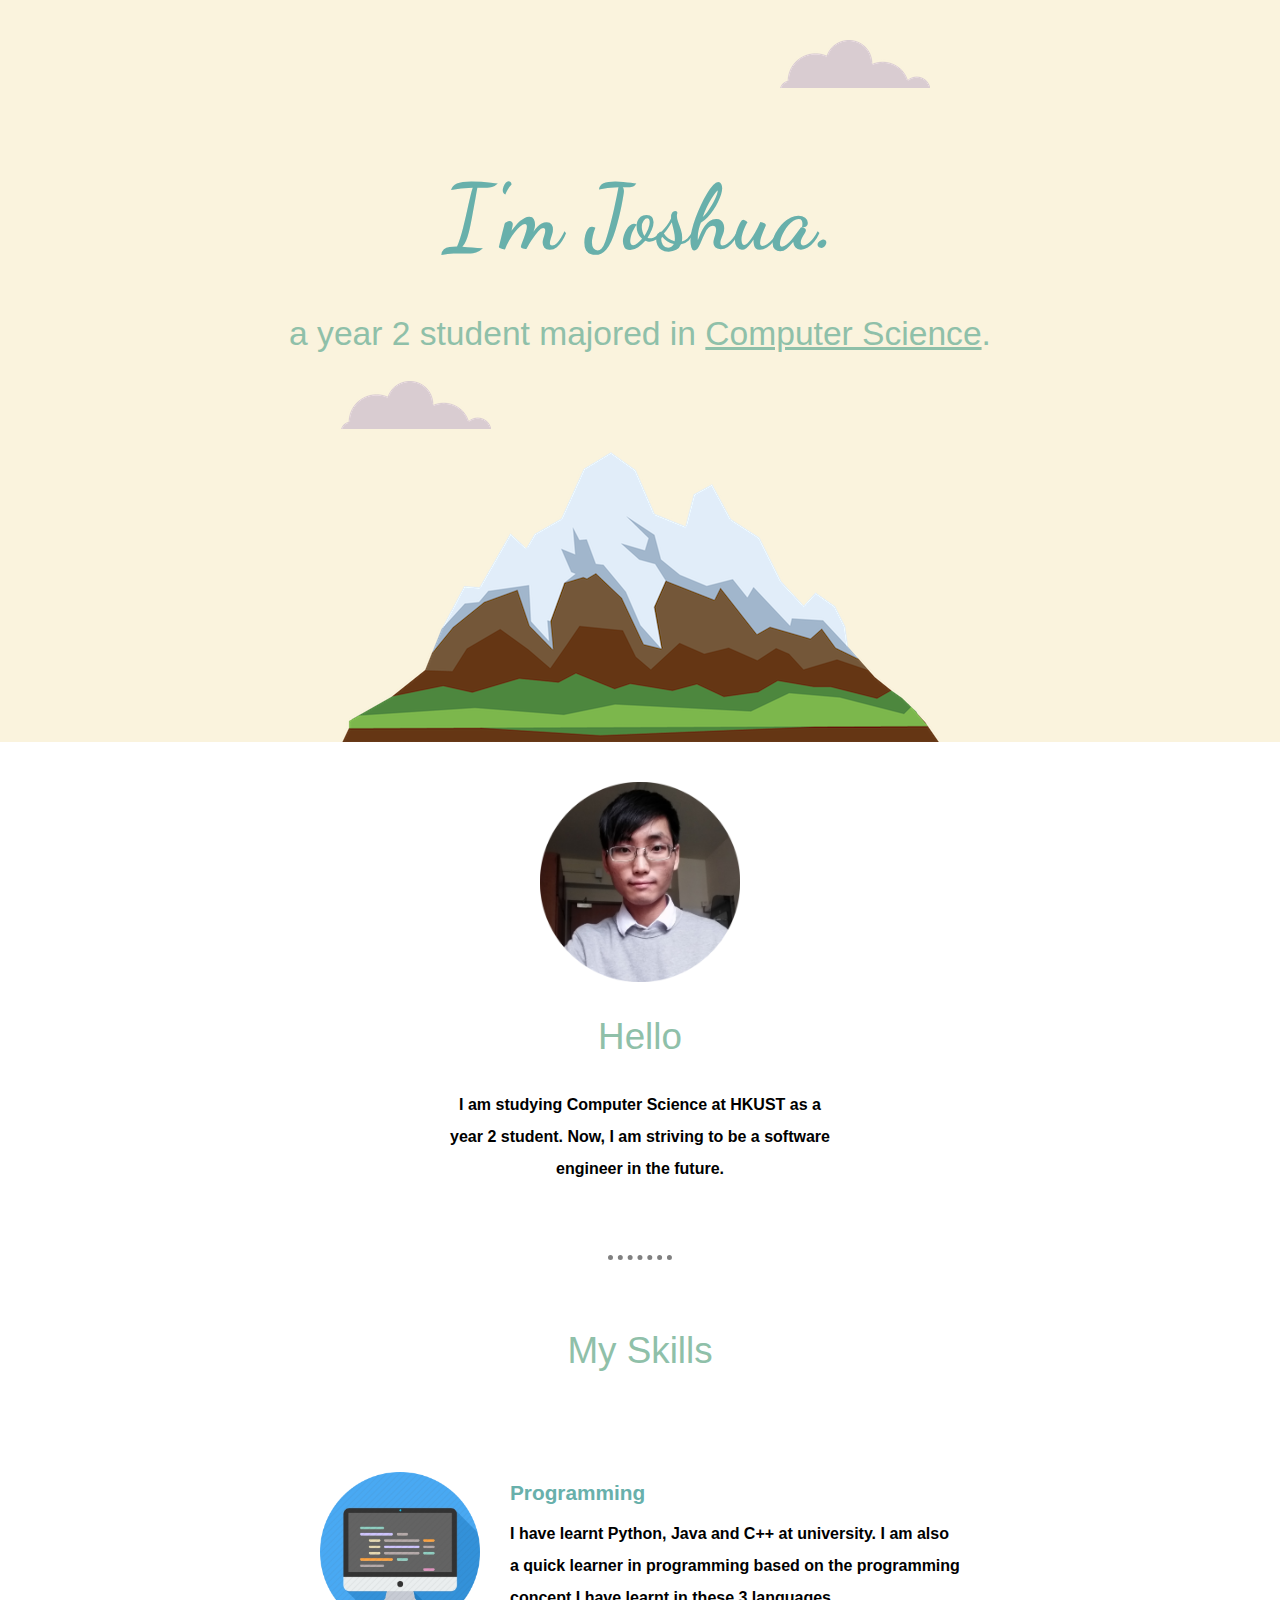
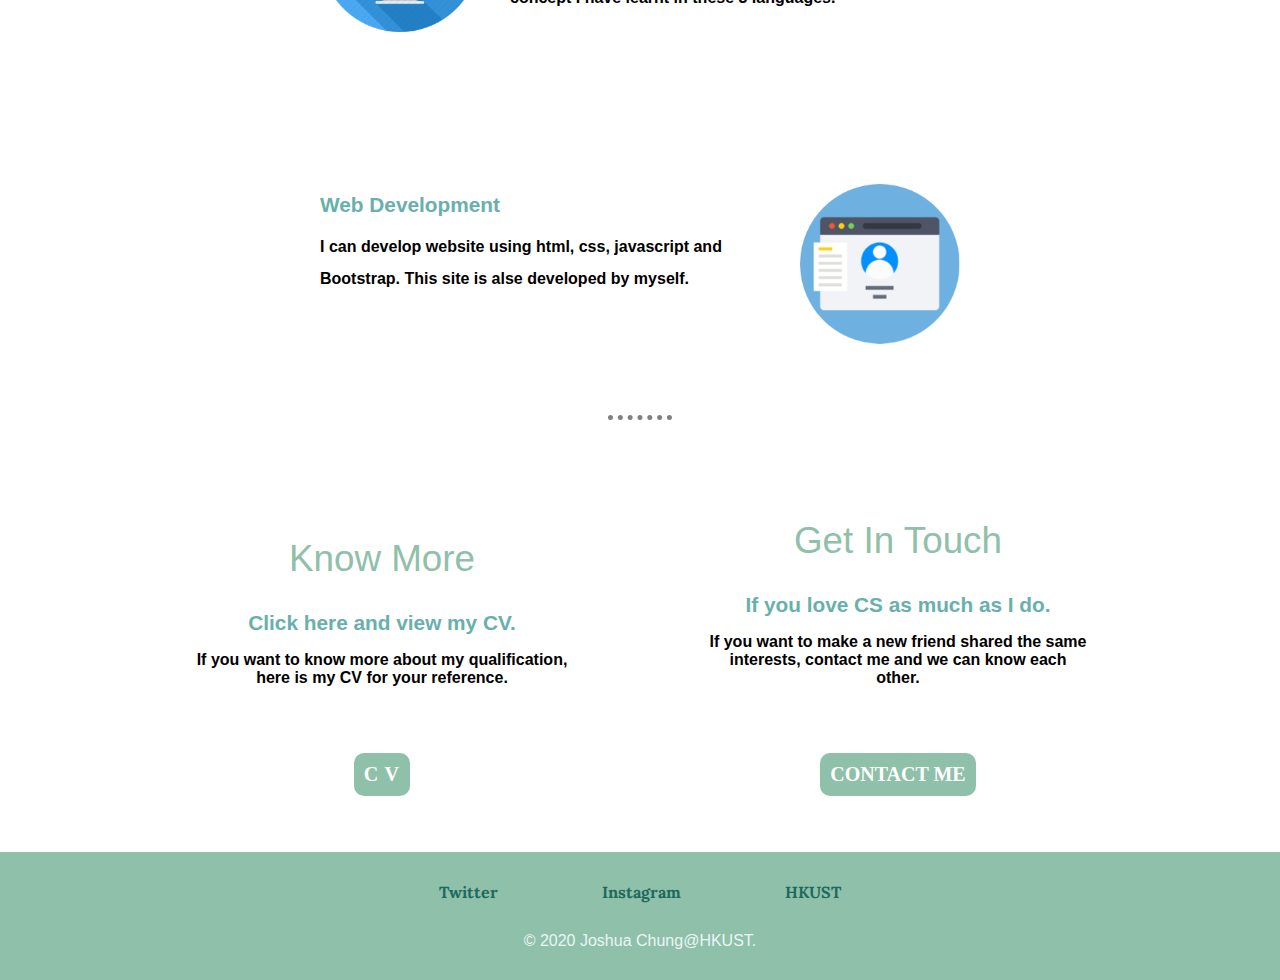
<file: index.html>
<!DOCTYPE html>
<html lang="en" dir="ltr">

<head>
  <meta charset="utf-8">
  <title>Joshua Chung</title>
  <link rel="stylesheet" href="css/styles.css">
  <link rel="icon" href="favicon.ico">
  <link href="https://fonts.googleapis.com/css2?family=Arvo&family=Dancing+Script:wght@700&family=Lora&display=swap" rel="stylesheet">
</head>

<body>
  <div class="top-container">
    <img class="top-cloud" src="images/cloud.png" alt="cloud-img">
    <h1>I'm Joshua.</h1>
    <h2 class="subtitle">a year 2 student majored in <span class="cs">Computer Science</span>.</h2>
    <img class="bottom-cloud" src="images/cloud.png" alt="cloud-img">
    <img class="mountain" src="images/mountain.png" alt="mountain-img">
  </div>
  <div class="middle-container">
    <div class="profile">
      <img class="profile-picture" height="200" width="200" src="images/profile-pic.png" alt="profile-pic-img">
      <h2>Hello</h2>
      <p class="profile-description">I am studying <strong>Computer Science</strong> at <strong>HKUST</strong> as a year 2 student. Now, I am striving to be a software engineer in the future.</p>
    </div>
    <hr>
    <div class="skills">
      <h2>My Skills</h2>
      <div class="skill-row">
        <img class="computer" src="images/computer.png" alt="computer-img">
        <h3>Programming</h3>
        <p class="programming-description">
          I have learnt Python, Java and C++ at university.
          I am also a quick learner in programming based on the programming concept I have learnt in these 3 languages.
        </p>
      </div>
      <div class="skill-row">
        <img class="web" src="images/web.png" alt="web-img">
        <h3>Web Development</h3>
        <p class="web-description">
          I can develop website using html, css, javascript and Bootstrap.
          This site is alse developed by myself.
        </p>
      </div>
    </div>
    <hr>
    <div class="cv">
      <h2>Know More</h2>
      <h3>Click here and view my CV.</h3>
      <p>
        If you want to know more about my qualification,
        here is my CV for your reference.
      </p>
      <a class="cv-btn" href="">CV</a>
    </div>
    <div class="contact-me">
      <h2>Get In Touch</h2>
      <h3>If you love CS as much as I do.</h3>
      <p>If you want to make a new friend shared the same interests, contact me and we can know each other.</p>
      <a class="btn" href="mailto:name@email.com">CONTACT ME</a>
    </div>

  </div>


  <div class="bottom-container">

    <a class="footer-link" href="https://twitter.com/JoshuaC73287779">Twitter</a>
    <a class="footer-link" href="https://www.instagram.com/joshuachung0122/">Instagram</a>
    <a class="footer-link" href="https://www.ust.hk/">HKUST</a>


    <p class="writer-p">© 2020 Joshua Chung@HKUST.</p>
  </div>

</body>

</html>
</file>
<file: css/styles.css>
a{
  color:#206a5d;
  margin:50px;
  text-decoration: none;
  font-weight: bold;
}
body{
  margin:0;
  text-align:center;
  font-family: 'Lora', serif;
}
.top-container{
  background-color: #faf3dd;
}
h1{
  margin-top: 50px;
  margin-bottom:0;
  font-family: 'Dancing Script', cursive;
  font-size: 5.7rem;
  color:#68b0ab;
  line-height: 1.5;
}
h2{
  font-family: 'Montserrat', sans-serif;
  font-size:2.3rem;
  color:#8fc0a9;
  font-weight:500;
}
h3{
  font-family: 'Montserrat', sans-serif;
  color:#68b0ab;
  margin-bottom: 5px;
  font-size:1.3rem;
}
hr{
  border-style:dotted none none none;
  border-width: 5px;
  width:5%;
  margin:70px auto;
}
p{
  font-weight: bold;
  font-family: Open Sans, sans-serif;
}
/******************************Class selectors*************************/
.bottom-cloud{
  position:absolute;
}
.bottom-container{
  background-color: #8fc0a9;
  padding-top:30px;
}
.computer{
  width:25%;
  float:left;
  margin-right: 30px;
}
.btn{
  color:#FFFFFF;
  border-radius: 10px;
  background-color: #8fc0a9;
  font-family:Open Sans,serif;
  padding:10px;
  display:inline-block;
  font-size: 20px;
}
.btn:hover{
  color:#FFFFFF;
  border-radius: 10px;
  background-color: #158467;
  font-family:Open Sans,serif;
  padding:10px;
  display:inline-block;
  font-size: 20px;
}
.cs{
  text-decoration:underline;
}
.contact-me{
  display:inline-block;
  width:30%;
  margin:0 5%;
}
.cv{
  display:inline-block;
  width:30%;
  height:344px;
  margin:0 5%;
}
.cv-btn{
  color:#FFFFFF;
  border-radius: 10px;
  background-color: #8fc0a9;
  font-family:Open Sans,serif;
  padding:10px 5px 10px 10px;
  display:inline-block;
  font-size: 20px;
  letter-spacing:0.4rem;
}
.cv-btn:hover{
  color:#FFFFFF;
  border-radius: 10px;
  background-color: #158467;
  font-family:Open Sans,serif;
  padding:10px 5px 10px 10px;
  display:inline-block;
  font-size: 20px;
  letter-spacing:0.4rem;
}
.mountain{
  position:relative;
  top:4px;
}
.profile{
  width:30%;
  margin:0 auto;
}
.profile-description{
  line-height: 2;
}
.profile-picture{
  margin-top:40px;
}
.programming-description{
  margin-top:0;
}
.skill-row{
  width:50%;
  margin:50px auto 170px auto;
  text-align:left;
  line-height:2;
  position:relative;
  top:50px;
}
.subtitle{
  font-family: 'Montserrat', sans-serif;
  font-size:2.1rem;
  color:#8fc0a9;
  font-weight:normal;
}
.top-cloud{
  position:absolute;
  top:40px;
  right:350px;
}

.top-container{
  padding-top:100px;
}
.web{
  width:25%;
  float:right;
  margin-left: 30px;
}
.web-description{
  margin-top:0;
}
.writer-p{
  margin:0;
  padding:30px 0 30px 0;
  color:#EAF6F6;
  font-weight: normal;
}
</file>
